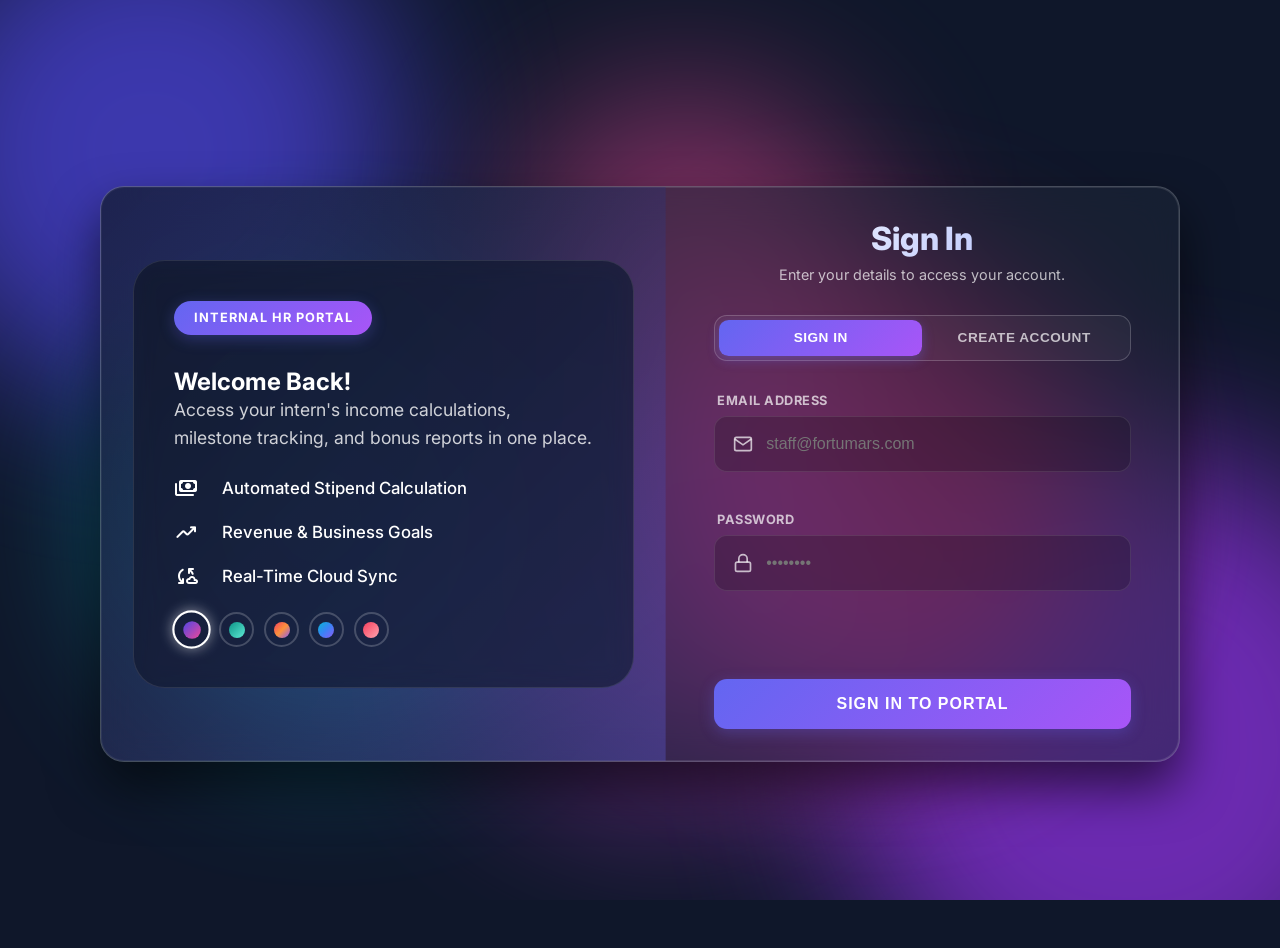
<file: login.html>
<!DOCTYPE html>
<html lang="en">

<head>
    <meta charset="UTF-8">
    <meta name="viewport" content="width=device-width, initial-scale=1.0">
    <title>Login | HR Portal</title>
    <link rel="stylesheet" href="style.css">
    <link rel="preconnect" href="https://fonts.googleapis.com">
    <link rel="preconnect" href="https://fonts.gstatic.com" crossorigin>
    <link href="https://fonts.googleapis.com/css2?family=Inter:wght@400;500;600;700;800&display=swap" rel="stylesheet">
    <link rel="stylesheet"
        href="https://fonts.googleapis.com/css2?family=Material+Symbols+Rounded:opsz,wght,FILL,GRAD@24,600,1,0" />

</head>

<body>
    <div class="bg-blobs">
        <div class="blob blob-1"></div>
        <div class="blob blob-2"></div>
        <div class="blob blob-3"></div>
        <div class="blob blob-4"></div>
        <div class="blob blob-5"></div>
        <div class="blob blob-6"></div>
    </div>

    <div class="container login-container split-login-container">

        <!-- TWO COLUMN LOGIN CARD -->
        <div class="login-card split-login-card">

            <!-- LEFT SIDE: Info & Welcome -->
            <div class="login-side-left">
                <div class="login-left-content">
                    <span class="portal-badge badge-light">Internal HR Portal</span>
                    <h2 class="welcome-title">Welcome Back!</h2>
                    <p class="welcome-subtext">Access your intern's income calculations, milestone tracking, and bonus
                        reports in one place.</p>

                    <div class="feature-list">
                        <div class="feature-item">
                            <span class="feature-icon material-symbols-rounded">payments</span>
                            <span>Automated Stipend Calculation</span>
                        </div>
                        <div class="feature-item">
                            <span class="feature-icon material-symbols-rounded">trending_up</span>
                            <span>Revenue & Business Goals</span>
                        </div>
                        <div class="feature-item">
                            <span class="feature-icon material-symbols-rounded">cloud_sync</span>
                            <span>Real-Time Cloud Sync</span>
                        </div>
                    </div>

                    <!-- Theme Switcher -->
                    <div class="login-theme-switcher">
                        <button class="login-theme-btn" data-theme="classic" title="Classic">
                            <span class="bg-classic"></span>
                        </button>
                        <button class="login-theme-btn" data-theme="ocean" title="Emerald">
                            <span class="bg-ocean"></span>
                        </button>
                        <button class="login-theme-btn" data-theme="gradient" title="Vibrant">
                            <span class="bg-gradient"></span>
                        </button>
                        <button class="login-theme-btn" data-theme="aurora" title="Aurora">
                            <span class="bg-aurora"></span>
                        </button>
                        <button class="login-theme-btn" data-theme="midnight" title="Midnight Rose">
                            <span class="bg-midnight"></span>
                        </button>
                    </div>
                </div>

                <!-- Optional decorative element or image space at the bottom -->
            </div>

            <!-- RIGHT SIDE: Auth Form -->
            <div class="login-side-right">
                <div class="login-header">
                    <h2>Sign In</h2>
                    <p>Enter your details to access your account.</p>
                </div>

                <!-- Tabs -->
                <div class="auth-tabs">
                    <button class="auth-tab active" id="signinTab">Sign In</button>
                    <button class="auth-tab" id="signupTab">Create Account</button>
                </div>

                <!-- Sign In Form -->
                <form id="signinForm" class="login-form">
                    <div class="form-group">
                        <label for="signinEmail">Email Address</label>
                        <div class="input-with-icon">
                            <svg class="field-icon" viewBox="0 0 24 24" fill="none" stroke="currentColor"
                                stroke-width="2">
                                <path d="M4 4h16c1.1 0 2 .9 2 2v12c0 1.1-.9 2-2 2H4c-1.1 0-2-.9-2-2V6c0-1.1.9-2 2-2z" />
                                <polyline points="22,6 12,13 2,6" />
                            </svg>
                            <input type="email" id="signinEmail" placeholder="staff@fortumars.com" required>
                        </div>
                    </div>
                    <div class="form-group">
                        <label for="signinPassword">Password</label>
                        <div class="input-with-icon">
                            <svg class="field-icon" viewBox="0 0 24 24" fill="none" stroke="currentColor"
                                stroke-width="2">
                                <rect x="3" y="11" width="18" height="11" rx="2" ry="2" />
                                <path d="M7 11V7a5 5 0 0 1 10 0v4" />
                            </svg>
                            <input type="password" id="signinPassword" placeholder="••••••••" required>
                        </div>
                    </div>
                    <div id="signinError" class="error-text"></div>
                    <button type="submit" class="login-btn">Sign In To Portal</button>
                </form>

                <!-- Sign Up Form -->
                <form id="signupForm" class="login-form hidden">
                    <div class="form-group">
                        <label for="signupName">Full Name</label>
                        <div class="input-with-icon">
                            <svg class="field-icon" viewBox="0 0 24 24" fill="none" stroke="currentColor"
                                stroke-width="2">
                                <path d="M20 21v-2a4 4 0 0 0-4-4H8a4 4 0 0 0-4 4v2" />
                                <circle cx="12" cy="7" r="4" />
                            </svg>
                            <input type="text" id="signupName" placeholder="Enter your full name" required>
                        </div>
                    </div>
                    <div class="form-group">
                        <label for="signupEmail">Email Address</label>
                        <div class="input-with-icon">
                            <svg class="field-icon" viewBox="0 0 24 24" fill="none" stroke="currentColor"
                                stroke-width="2">
                                <path d="M4 4h16c1.1 0 2 .9 2 2v12c0 1.1-.9 2-2 2H4c-1.1 0-2-.9-2-2V6c0-1.1.9-2 2-2z" />
                                <polyline points="22,6 12,13 2,6" />
                            </svg>
                            <input type="email" id="signupEmail" placeholder="staff@fortumars.com" required>
                        </div>
                    </div>
                    <div class="form-group">
                        <label for="signupPassword">Password</label>
                        <div class="input-with-icon">
                            <svg class="field-icon" viewBox="0 0 24 24" fill="none" stroke="currentColor"
                                stroke-width="2">
                                <rect x="3" y="11" width="18" height="11" rx="2" ry="2" />
                                <path d="M7 11V7a5 5 0 0 1 10 0v4" />
                            </svg>
                            <input type="password" id="signupPassword" placeholder="Min. 6 characters" required>
                        </div>
                    </div>
                    <div id="signupError" class="error-text"></div>
                    <button type="submit" class="login-btn">Create Account</button>
                </form>
            </div>

        </div>
    </div>

    <script src="login.js"></script>
    <script>
        const savedTheme = localStorage.getItem('calculator-theme') || 'classic';
        document.body.setAttribute('data-theme', savedTheme);

        // Mark active theme button
        document.querySelectorAll('.login-theme-btn').forEach(btn => {
            if (btn.dataset.theme === savedTheme) btn.classList.add('active');

            btn.addEventListener('click', () => {
                const theme = btn.dataset.theme;
                document.body.setAttribute('data-theme', theme);
                localStorage.setItem('calculator-theme', theme);
                document.querySelectorAll('.login-theme-btn').forEach(b => b.classList.remove('active'));
                btn.classList.add('active');
            });
        });
    </script>
</body>

</html>
</file>
<file: style.css>
:root {
    --glass-bg: rgba(255, 255, 255, 0.1);
    --glass-border: rgba(255, 255, 255, 0.2);
    --primary-color: #6366f1;
    --secondary-color: #10b981;
    --text-white: #ffffff;
    --text-muted: rgba(255, 255, 255, 0.7);
    --input-focus: rgba(99, 102, 241, 0.4);

    /* Default Theme (Indigo/Purple/Pink) */
    --blob-1-bg: #4f46e5;
    --blob-2-bg: #9333ea;
    --blob-3-bg: #db2777;
    --blob-4-bg: #06b6d4;
    --blob-5-bg: #ec4899;
    --blob-6-bg: #d946ef;

    --primary-btn-bg: linear-gradient(135deg, #6366f1 0%, #a855f7 100%);
    --primary-btn-hover: linear-gradient(135deg, #ec4899 0%, #d946ef 100%);
    --gold-color: #fbbf24;
}

[data-theme="ocean"] {
    --primary-color: #0d9488;
    --blob-1-bg: #0f766e;
    --blob-2-bg: #115e59;
    --blob-3-bg: #134e4a;
    --blob-4-bg: #2dd4bf;
    --blob-5-bg: #14b8a6;
    --blob-6-bg: #5eead4;

    --primary-btn-bg: linear-gradient(135deg, #0d9488 0%, #10b981 100%);
    --primary-btn-hover: linear-gradient(135deg, #115e59 0%, #0d9488 100%);
}

[data-theme="gradient"] {
    --primary-color: #f43f5e;
    --blob-1-bg: linear-gradient(135deg, #f43f5e, #fb923c);
    --blob-2-bg: linear-gradient(135deg, #8b5cf6, #d946ef);
    --blob-3-bg: linear-gradient(135deg, #3b82f6, #2dd4bf);
    --blob-4-bg: linear-gradient(135deg, #f59e0b, #ef4444);
    --blob-5-bg: linear-gradient(135deg, #10b981, #3b82f6);
    --blob-6-bg: linear-gradient(135deg, #6366f1, #a855f7);

    --primary-btn-bg: linear-gradient(135deg, #f43f5e, #fb923c);
    --primary-btn-hover: linear-gradient(135deg, #8b5cf6, #d946ef);
}

[data-theme="aurora"] {
    --primary-color: #0891b2;
    --glass-bg: rgba(255, 255, 255, 0.3);
    --glass-border: rgba(255, 255, 255, 0.5);
    --text-muted: rgba(10, 30, 60, 0.6);
    --blob-1-bg: #bae6fd;
    --blob-2-bg: #a5f3fc;
    --blob-3-bg: #67e8f9;
    --blob-4-bg: #38bdf8;
    --blob-5-bg: #c7d2fe;
    --blob-6-bg: #a5b4fc;

    --primary-btn-bg: linear-gradient(135deg, #0891b2 0%, #0284c7 100%);
    --primary-btn-hover: linear-gradient(135deg, #0e7490 0%, #075985 100%);
}

[data-theme="aurora"] body,
body[data-theme="aurora"] {
    background: #e0f7fa;
}

[data-theme="midnight"] {
    --primary-color: #f59e0b;
    --glass-bg: rgba(255, 255, 255, 0.25);
    --glass-border: rgba(255, 255, 255, 0.45);
    --text-muted: rgba(60, 30, 0, 0.6);
    --blob-1-bg: #fde68a;
    --blob-2-bg: #fcd34d;
    --blob-3-bg: #fbbf24;
    --blob-4-bg: #fdba74;
    --blob-5-bg: #fed7aa;
    --blob-6-bg: #fb923c;

    --primary-btn-bg: linear-gradient(135deg, #f59e0b 0%, #ea580c 100%);
    --primary-btn-hover: linear-gradient(135deg, #d97706 0%, #c2410c 100%);
}

[data-theme="midnight"] body,
body[data-theme="midnight"] {
    background: #fffbeb;
}

* {
    margin: 0;
    padding: 0;
    box-sizing: border-box;
}

body {
    /* Mac-specific system font stack with Inter fallback */
    font-family: 'Inter', -apple-system, BlinkMacSystemFont, "Segoe UI", Roboto, Helvetica, Arial, sans-serif;
    -webkit-font-smoothing: antialiased;
    -moz-osx-font-smoothing: grayscale;
    background: #0f172a;
    color: var(--text-white);
    min-height: 100vh;
    display: flex;
    justify-content: center;
    align-items: center;
    padding: 1.5rem 1rem;
    overflow-x: hidden;
    position: relative;
    text-rendering: optimizeLegibility;
    /* Cross-platform font smoothing */
    -webkit-font-smoothing: antialiased;
    -moz-osx-font-smoothing: grayscale;
}

/* Custom Scrollbar for Premium Feel (especially for Mac/WebKit) */
::-webkit-scrollbar {
    width: 8px;
    height: 8px;
}

::-webkit-scrollbar-track {
    background: rgba(15, 23, 42, 0.5);
}

::-webkit-scrollbar-thumb {
    background: var(--glass-border);
    border-radius: 10px;
    border: 2px solid rgba(15, 23, 42, 0.5);
}

::-webkit-scrollbar-thumb:hover {
    background: var(--primary-color);
}

/* Light theme body backgrounds */
body[data-theme="aurora"] {
    background: #dbeafe;
}

body[data-theme="midnight"] {
    background: #fef9c3;
}

/* Force login card text to stay white on light themes */
body[data-theme="aurora"] .split-login-card,
body[data-theme="aurora"] .login-left-content,
body[data-theme="aurora"] .welcome-heading,
body[data-theme="aurora"] .welcome-title,
body[data-theme="aurora"] .welcome-subtext,
body[data-theme="aurora"] .feature-item,
body[data-theme="aurora"] .feature-icon,
body[data-theme="aurora"] .login-header h2,
body[data-theme="aurora"] .login-header p,
body[data-theme="aurora"] label,
body[data-theme="aurora"] .auth-tab,
body[data-theme="aurora"] .field-icon,
body[data-theme="aurora"] .input-with-icon svg {
    color: white !important;
    stroke: white !important;
}

body[data-theme="midnight"] .split-login-card,
body[data-theme="midnight"] .login-left-content,
body[data-theme="midnight"] .welcome-heading,
body[data-theme="midnight"] .welcome-title,
body[data-theme="midnight"] .welcome-subtext,
body[data-theme="midnight"] .feature-item,
body[data-theme="midnight"] .feature-icon,
body[data-theme="midnight"] .login-header h2,
body[data-theme="midnight"] .login-header p,
body[data-theme="midnight"] label,
body[data-theme="midnight"] .auth-tab,
body[data-theme="midnight"] .field-icon,
body[data-theme="midnight"] .input-with-icon svg {
    color: white !important;
    stroke: white !important;
}



/* Animated Mesh Gradient Background */
.bg-blobs {
    position: fixed;
    top: 0;
    left: 0;
    width: 100%;
    height: 100%;
    z-index: -1;
    overflow: hidden;
    background: #0f172a;
}

.blob {
    position: absolute;
    border-radius: 50%;
    filter: blur(80px);
    opacity: 0.7;
}

.blob-1 {
    width: 500px;
    height: 500px;
    background: var(--blob-1-bg);
    top: -100px;
    left: -100px;
    animation: float1 8s infinite alternate ease-in-out;
}

.blob-2 {
    width: 600px;
    height: 600px;
    background: var(--blob-2-bg);
    bottom: -150px;
    right: -150px;
    animation: float2 10s infinite alternate-reverse ease-in-out;
}

.blob-3 {
    width: 450px;
    height: 450px;
    background: var(--blob-3-bg);
    top: 30%;
    right: 15%;
    animation: float3 6s infinite alternate ease-in-out;
}

.blob-4 {
    width: 400px;
    height: 400px;
    background: var(--blob-4-bg);
    bottom: 20%;
    left: 10%;
    animation: float1 7s infinite reverse ease-in-out;
}

.blob-5 {
    width: 350px;
    height: 350px;
    background: var(--blob-5-bg);
    /* Pink-500 */
    top: 10%;
    left: 40%;
    animation: float4 12s infinite alternate ease-in-out;
    opacity: 0.5;
}

.blob-6 {
    width: 450px;
    height: 450px;
    background: var(--blob-6-bg);
    /* Fuchsia-500 */
    bottom: 10%;
    right: 30%;
    animation: float5 15s infinite alternate-reverse ease-in-out;
    opacity: 0.4;
}

@keyframes float4 {
    0% {
        transform: translate(0, 0) scale(1.1);
    }

    50% {
        transform: translate(200px, 100px) scale(0.85);
    }

    100% {
        transform: translate(-100px, 200px) scale(1.2);
    }
}

@keyframes float5 {
    0% {
        transform: translate(0, 0) rotate(0deg);
    }

    50% {
        transform: translate(-250px, -150px) rotate(90deg);
    }

    100% {
        transform: translate(150px, 50px) rotate(180deg);
    }
}

@keyframes float1 {
    0% {
        transform: translate(0, 0) scale(1) rotate(0deg);
    }

    33% {
        transform: translate(100px, 150px) scale(1.2) rotate(45deg);
    }

    66% {
        transform: translate(-50px, 200px) scale(0.9) rotate(-30deg);
    }

    100% {
        transform: translate(50px, -50px) scale(1.1) rotate(15deg);
    }
}

@keyframes float2 {
    0% {
        transform: translate(0, 0) scale(1.1);
    }

    50% {
        transform: translate(-150px, -100px) scale(0.8);
    }

    100% {
        transform: translate(50px, 150px) scale(1.2);
    }
}

@keyframes float3 {
    0% {
        transform: translate(0, 0) scale(1);
    }

    50% {
        transform: translate(120px, -80px) scale(1.3);
    }

    100% {
        transform: translate(-80px, 40px) scale(0.9);
    }
}

.container {
    width: 100%;
    max-width: 1200px;
    position: relative;
    z-index: 1;
}

.split-layout {
    display: flex;
    align-items: center;
    justify-content: space-between;
    gap: 3rem;
    min-height: 60vh;
    width: 100%;
}

/* Welcome Section (Left) */
.welcome-section {
    flex: 1;
    text-align: left;
    animation: fadeInLeft 1s cubic-bezier(0.22, 1, 0.36, 1);
}

.portal-badge {
    background: rgba(99, 102, 241, 0.15);
    color: #a5b4fc;
    padding: 0.4rem 0.8rem;
    border-radius: 2rem;
    font-size: 0.7rem;
    font-weight: 600;
    text-transform: uppercase;
    letter-spacing: 1px;
    border: 1px solid rgba(99, 102, 241, 0.3);
    display: inline-block;
    margin-bottom: 1rem;
}

@media (max-width: 600px) {
    .portal-badge {
        font-size: 0.65rem;
        padding: 0.3rem 0.6rem;
    }
}

.welcome-section h1 {
    font-size: clamp(2.5rem, 8vw, 3.5rem);
    font-weight: 800;
    line-height: 1.1;
    margin-bottom: 1rem;
    background: linear-gradient(135deg, #fff 0%, #a5b4fc 100%);
    -webkit-background-clip: text;
    background-clip: text;
    -webkit-text-fill-color: transparent;
}

.brand-line {
    width: 50px;
    height: 4px;
    background: var(--primary-color);
    margin-bottom: 1.5rem;
    border-radius: 2px;
}

.welcome-section .description {
    font-size: 1.1rem;
    line-height: 1.5;
    color: var(--text-muted);
    margin-bottom: 2rem;
    max-width: 420px;
}

.tertiary-btn {
    background: transparent;
    border: 1px solid var(--glass-border);
    color: var(--text-white);
    padding: 0.6rem 1.5rem;
    border-radius: 0.75rem;
    font-weight: 600;
    cursor: pointer;
    transition: all 0.3s ease;
}

.tertiary-btn:hover {
    background: rgba(255, 255, 255, 0.05);
    border-color: var(--text-white);
}

/* Theme Switcher Styles */
.theme-switcher {
    display: flex;
    gap: 0.75rem;
    margin-top: 1.5rem;
}

.theme-btn {
    width: 2.5rem;
    height: 2.5rem;
    border-radius: 50%;
    border: 2px solid var(--glass-border);
    cursor: pointer;
    transition: all 0.3s cubic-bezier(0.175, 0.885, 0.32, 1.275);
    background: transparent;
    display: flex;
    align-items: center;
    justify-content: center;
    position: relative;
}

.theme-btn:hover {
    transform: scale(1.1);
    border-color: var(--text-white);
}

.theme-btn.active {
    border-color: var(--primary-color);
    box-shadow: 0 0 15px var(--primary-color);
}

.theme-btn::after {
    content: attr(data-tooltip);
    position: absolute;
    bottom: -1.75rem;
    left: 50%;
    transform: translateX(-50%);
    font-size: 0.65rem;
    color: var(--text-muted);
    opacity: 0;
    pointer-events: none;
    transition: opacity 0.3s ease;
    white-space: nowrap;
    text-transform: uppercase;
    letter-spacing: 0.5px;
}

.theme-btn:hover::after {
    opacity: 1;
}

.theme-btn span {
    width: 1rem;
    height: 1rem;
    border-radius: 50%;
}

.bg-classic {
    background: linear-gradient(135deg, #4f46e5, #ec4899);
}

.bg-ocean {
    background: linear-gradient(135deg, #0d9488, #5eead4);
}

.bg-gradient {
    background: linear-gradient(135deg, #f43f5e, #fb923c, #8b5cf6);
}

.bg-aurora {
    background: linear-gradient(135deg, #06b6d4, #3b82f6, #8b5cf6);
}

.bg-midnight {
    background: linear-gradient(135deg, #f43f5e, #fb7185, #fda4af);
}

/* === LOGIN PAGE THEME SWITCHER === */
.login-theme-switcher {
    display: flex;
    gap: 0.6rem;
    margin-top: 1.5rem;
}

.login-theme-btn {
    width: 2.2rem;
    height: 2.2rem;
    border-radius: 50%;
    border: 2px solid rgba(255, 255, 255, 0.2);
    cursor: pointer;
    background: transparent;
    display: flex;
    align-items: center;
    justify-content: center;
    transition: all 0.3s cubic-bezier(0.175, 0.885, 0.32, 1.275);
    position: relative;
}

.login-theme-btn span {
    width: 1rem;
    height: 1rem;
    border-radius: 50%;
}

.login-theme-btn:hover {
    transform: scale(1.15);
    border-color: rgba(255, 255, 255, 0.6);
}

.login-theme-btn.active {
    border-color: white;
    box-shadow: 0 0 12px rgba(255, 255, 255, 0.5);
    transform: scale(1.1);
}


.calculator-card {
    flex: 1 1 600px;
    width: 100%;
    max-width: 600px;
    background: var(--glass-bg);
    backdrop-filter: blur(20px);
    border: 1px solid var(--glass-border);
    border-radius: 2rem;
    padding: 1.5rem 2.5rem;
    box-shadow: 0 25px 50px rgba(0, 0, 0, 0.5);
    position: relative;
    max-height: fit-content;
    transform: translateY(40px);
    /* Push card downwards */
    animation: pinkGlow 6s infinite ease-in-out;
}

@media (max-width: 768px) {

    /* Body: tighter padding on phones */
    body {
        padding: 1rem 0.75rem;
        align-items: flex-start;
    }

    /* Hide the left welcome panel and hero image — too cluttered on mobile */
    .welcome-section {
        display: none !important;
    }

    .hero-graphic {
        display: none !important;
    }

    /* Stack layout and remove gap */
    .split-layout {
        flex-direction: column;
        gap: 0;
        min-height: unset;
        align-items: stretch;
    }

    /* Calculator card: full width, well padded */
    .calculator-card {
        flex: unset;
        max-width: 100%;
        width: 100%;
        padding: 1.5rem 1.25rem;
        border-radius: 1.5rem;
        transform: none;
        margin: 0 auto;
    }

    /* Result grid: single column on mobile */
    .result-grid {
        grid-template-columns: 1fr;
        gap: 0.75rem;
        margin-bottom: 1.25rem;
    }

    /* Dual inputs: stack vertically */
    .dual-inputs {
        grid-template-columns: 1fr;
    }

    /* View header sizing */
    .view-header h3 {
        font-size: 1.05rem;
    }

    /* Salary breakdown: tighter padding */
    .salary-breakdown {
        padding: 1rem;
        border-radius: 1rem;
    }

    .total-amount {
        font-size: 1.2rem;
    }

    /* Buttons */
    .primary-btn,
    .secondary-btn {
        font-size: 0.85rem;
        padding: 0.875rem;
    }

    /* Footer */
    footer {
        margin-top: 1.5rem;
        font-size: 0.78rem;
    }

    /* FAQ section */
    .faq-section {
        margin-top: 1.5rem;
        padding: 1.25rem;
        border-radius: 1.25rem;
    }

    /* Hide the login left panel (Welcome Back!) */
    .login-side-left {
        display: none !important;
    }

    /* Login card: full width, centred */
    .split-login-card {
        flex-direction: column;
        max-width: 100%;
        min-height: unset;
        border-radius: 1.25rem;
    }

    .split-login-container {
        padding: 1rem 0.75rem;
        align-items: flex-start;
        min-height: unset;
    }

    /* Auth form: comfortable padding on mobile */
    .login-side-right {
        width: 100%;
        padding: 2rem 1.5rem;
    }

    .login-header h2 {
        font-size: 1.6rem;
    }
}

@media (max-width: 600px) {
    .calculator-card {
        padding: 1.5rem 1.25rem;
        border-radius: 1.5rem;
        transform: translateY(20px);
    }
}

@keyframes pinkGlow {

    0%,
    100% {
        box-shadow: 0 25px 50px rgba(0, 0, 0, 0.5), 0 0 15px rgba(236, 72, 153, 0.2);
        border-color: var(--glass-border);
    }

    50% {
        box-shadow: 0 25px 50px rgba(0, 0, 0, 0.5), 0 0 30px rgba(236, 72, 153, 0.4);
        border-color: rgba(236, 72, 153, 0.4);
    }
}



@media print {
    body * {
        visibility: hidden;
    }

    .calculator-card,
    .calculator-card * {
        visibility: visible;
    }

    .calculator-card {
        position: absolute;
        left: 0;
        top: 0;
        width: 100%;
        transform: none;
        box-shadow: none;
        border: none;
        background: white;
        color: black;
    }

    .big-value,
    .amount,
    .total-amount {
        color: black !important;
    }

    .primary-btn,
    .secondary-btn,
    .hero-graphic,
    footer {
        display: none !important;
    }
}

/* Hero Graphic */
.hero-graphic {
    width: 100%;
    height: 120px;
    margin-bottom: 1.25rem;
    border-radius: 1.25rem;
    overflow: hidden;
    position: relative;
    box-shadow: 0 8px 16px rgba(0, 0, 0, 0.2);
}

.hero-img {
    width: 100%;
    height: 100%;
    object-fit: cover;
    opacity: 0.8;
    transition: transform 0.5s ease;
}

/* Buttons Rendering */
.secondary-btn {
    width: 100%;
    padding: 1rem;
    background: rgba(255, 255, 255, 0.03);
    border: 1px solid var(--glass-border);
    color: var(--text-white);
    border-radius: 1rem;
    cursor: pointer;
    font-weight: 700;
    font-size: 0.9rem;
    text-transform: uppercase;
    letter-spacing: 1px;
    display: flex;
    align-items: center;
    justify-content: center;
    gap: 0.75rem;
    transition: all 0.4s cubic-bezier(0.175, 0.885, 0.32, 1.275);
    backdrop-filter: blur(5px);
}

.secondary-btn:hover {
    background: rgba(255, 255, 255, 0.08);
    border-color: var(--primary-color);
    transform: translateY(-3px) scale(1.02);
    box-shadow: 0 10px 20px rgba(0, 0, 0, 0.2);
}

.btn-icon {
    width: 1.1rem;
    height: 1.1rem;
    transition: transform 0.3s ease;
}

.secondary-btn:hover .btn-icon {
    transform: translateX(-3px);
}

/* Modal System */
.modal-overlay {
    position: fixed;
    top: 0;
    left: 0;
    width: 100%;
    height: 100%;
    background: rgba(0, 0, 0, 0.7);
    backdrop-filter: blur(8px);
    display: flex;
    justify-content: center;
    align-items: center;
    z-index: 1000;
    transition: all 0.3s ease;
}

.modal-content {
    background: rgba(30, 41, 59, 0.95);
    backdrop-filter: blur(20px);
    border: 1px solid rgba(236, 72, 153, 0.3);
    /* Subtle pink border */
    border-radius: 2rem;
    padding: 2rem;
    width: 90%;
    max-width: 650px;
    /* Increased from 450px for wider readable text */
    box-shadow: 0 25px 50px rgba(0, 0, 0, 0.6), 0 0 30px rgba(236, 72, 153, 0.15);
    /* Pink glow */
    animation: modalPopPremium 0.6s cubic-bezier(0.34, 1.56, 0.64, 1);
}

.modal-header {
    display: flex;
    justify-content: space-between;
    align-items: center;
    margin-bottom: 1.5rem;
}

.modal-header h3 {
    font-size: 1.25rem;
    color: var(--primary-color);
}

.close-btn {
    background: transparent;
    border: none;
    color: var(--text-muted);
    font-size: 2rem;
    cursor: pointer;
    transition: color 0.3s;
}

.close-btn:hover {
    color: white;
}

.guideline-item {
    display: flex;
    justify-content: space-between;
    padding: 0.85rem 1rem;
    background: rgba(255, 255, 255, 0.03);
    border-radius: 1rem;
    margin-bottom: 0.5rem;
    border: 1px solid var(--glass-border);
    transition: transform 0.3s ease, background 0.3s ease;
    animation: itemSlideIn 0.5s ease-out both;
}

.guideline-item:hover {
    background: rgba(236, 72, 153, 0.1);
    transform: scale(1.02);
    border-color: rgba(236, 72, 153, 0.4);
}

.guideline-item:nth-child(1) {
    animation-delay: 0.2s;
}

.guideline-item:nth-child(2) {
    animation-delay: 0.3s;
}

.guideline-item:nth-child(3) {
    animation-delay: 0.4s;
}

.guideline-item .period {
    font-weight: 700;
    color: #a5b4fc;
}

.guideline-item .target {
    font-weight: 500;
}

.incentive-note {
    margin: 1rem 0;
    padding: 1rem;
    background: rgba(236, 72, 153, 0.05);
    border: 1px solid rgba(236, 72, 153, 0.2);
    border-radius: 1rem;
    font-size: 0.9rem;
    line-height: 1.5;
    color: rgba(255, 255, 255, 0.9);
    animation: itemSlideIn 0.5s ease-out 0.5s both;
}

.guidelines-list {
    margin: 0;
    padding-left: 1.5rem;
    list-style-type: none;
}

.guidelines-list li {
    margin-bottom: 0.6rem;
    position: relative;
    padding-left: 0.2rem;
}

.guidelines-list li::before {
    content: "📌";
    position: absolute;
    left: -1.4rem;
    top: 0;
    font-size: 0.95rem;
}

.guidelines-list li:last-child {
    margin-bottom: 0;
}

.hidden {
    display: none !important;
}

@keyframes modalPopPremium {
    0% {
        opacity: 0;
        transform: scale(0.8) translateY(40px) rotate(-2deg);
    }

    100% {
        opacity: 1;
        transform: scale(1) translateY(0) rotate(0deg);
    }
}

@keyframes itemSlideIn {
    from {
        opacity: 0;
        transform: translateX(-20px);
    }

    to {
        opacity: 1;
        transform: translateX(0);
    }
}

/* View Management */
.view-section {
    transition: opacity 0.4s ease, transform 0.4s ease;
}

.view-section.hidden {
    display: none;
    opacity: 0;
    transform: translateX(30px);
}

.view-header {
    margin-bottom: 1.25rem;
    text-align: left;
}

.view-header h3 {
    font-size: 1.15rem;
    font-weight: 700;
    margin-bottom: 0.15rem;
    line-height: 1.3;
}

.view-header p {
    font-size: 0.85rem;
    color: var(--text-muted);
}

/* Forms Refinement */
.form-group {
    margin-bottom: 1rem;
    display: flex;
    flex-direction: column;
    gap: 0.35rem;
}

label {
    font-size: 0.75rem;
    font-weight: 500;
    color: var(--text-muted);
    text-transform: uppercase;
    letter-spacing: 0.5px;
}

input,
select {
    background: rgba(255, 255, 255, 0.05);
    border: 1px solid var(--glass-border);
    padding: 0.6rem 0.8rem;
    border-radius: 0.6rem;
    color: white;
    font-size: 0.95rem;
    transition: all 0.3s ease;
    outline: none;
    width: 100%;
}

input:focus,
select:focus {
    background: rgba(255, 255, 255, 0.1);
    border-color: var(--primary-color);
    box-shadow: 0 0 12px var(--input-focus);
}

select option {
    background: #1e293b;
    color: white;
}

.primary-btn {
    width: 100%;
    padding: 1rem;
    margin-top: 0.75rem;
    background: var(--primary-btn-bg);
    border: none;
    border-radius: 0.8rem;
    color: white;
    font-weight: 700;
    font-size: 0.95rem;
    text-transform: uppercase;
    letter-spacing: 1px;
    cursor: pointer;
    transition: all 0.3s ease;
    box-shadow: 0 4px 15px rgba(99, 102, 241, 0.3);
}

.primary-btn:hover {
    transform: translateY(-2px);
    box-shadow: 0 10px 25px rgba(236, 72, 153, 0.4);
    background: var(--primary-btn-hover);
}

.error-text {
    color: #f87171;
    font-size: 0.75rem;
    text-align: center;
    margin-top: 8px;
    min-height: 1rem;
}

.input-with-icon {
    position: relative;
    display: flex;
    align-items: center;
}

.field-icon {
    position: absolute;
    left: 0.8rem;
    width: 1.15rem;
    height: 1.15rem;
    color: var(--text-muted);
    pointer-events: none;
}

.input-with-icon input {
    padding-left: 2.5rem;
    width: 100%;
}

.dual-inputs {
    display: grid;
    grid-template-columns: repeat(auto-fit, minmax(200px, 1fr));
    gap: 0.75rem;
}

/* Results View */
.status-indicator {
    display: flex;
    align-items: flex-start;
    gap: 0.75rem;
    margin-bottom: 0.5rem;
}

.status-icon {
    font-size: 1.5rem;
    line-height: 1.2;
    flex-shrink: 0;
    display: inline-flex;
    align-items: center;
    justify-content: center;
}

.result-grid {
    display: grid;
    grid-template-columns: repeat(auto-fit, minmax(240px, 1fr));
    gap: 1.25rem;
    margin-bottom: 2rem;
}

.result-card {
    background: rgba(255, 255, 255, 0.04);
    padding: 1.25rem;
    border-radius: 1.5rem;
    border: 1px solid var(--glass-border);
    transition: all 0.3s ease;
}

.result-card:hover {
    background: rgba(255, 255, 255, 0.08);
    transform: translateY(-5px);
}

.icon-label {
    display: flex;
    align-items: center;
    gap: 0.6rem;
    margin-bottom: 0.75rem;
    font-size: 0.75rem;
    text-transform: uppercase;
    letter-spacing: 1px;
    font-weight: 600;
    color: var(--text-muted);
    line-height: 1;
}

.card-icon {
    width: 1.1rem;
    height: 1.1rem;
    opacity: 0.7;
    flex-shrink: 0;
}

.big-value {
    font-size: 1.15rem;
    font-weight: 700;
    color: var(--text-white);
}

.sub-label {
    font-size: 0.7rem;
    color: var(--text-muted);
    margin-top: 0.25rem;
}

.highlight {
    background: rgba(99, 102, 241, 0.1);
    border-color: rgba(99, 102, 241, 0.3);
}

.status-not-met {
    background: rgba(248, 113, 113, 0.1);
    color: #f87171;
    border: 1px solid rgba(248, 113, 113, 0.3);
}

.status-partial {
    background: rgba(251, 191, 36, 0.1);
    color: var(--gold-color);
    border: 1px solid rgba(251, 191, 36, 0.3);
}

.partial-success-glow {
    box-shadow: 0 0 30px rgba(251, 191, 36, 0.2);
    border-color: rgba(251, 191, 36, 0.5);
}

.status-explanation {
    background: rgba(255, 255, 255, 0.03);
    border: 1px solid var(--glass-border);
    border-radius: 1.25rem;
    padding: 1.25rem;
    margin-bottom: 2rem;
    font-size: 0.9rem;
    line-height: 1.6;
    color: var(--text-muted);
    position: relative;
    overflow: hidden;
}

.status-explanation-header {
    display: flex;
    align-items: center;
    gap: 0.5rem;
    font-weight: 700;
    font-size: 0.75rem;
    text-transform: uppercase;
    letter-spacing: 1px;
    margin-bottom: 0.5rem;
    color: var(--primary-color);
}

.status-explanation-header .header-icon {
    width: 1.25rem;
    height: 1.25rem;
}

.status-explanation.gold-text .status-explanation-header {
    color: var(--gold-color);
}

.status-explanation.gold-text {
    border-color: var(--gold-color);
    background: rgba(251, 191, 36, 0.05);
}

.status-explanation.gold-text::before {
    color: var(--gold-color);
}

/* Salary Breakdown */
.salary-breakdown {
    background: rgba(0, 0, 0, 0.2);
    border-radius: 1.5rem;
    padding: 1.5rem;
    border: 1px solid var(--glass-border);
    margin-bottom: 1.5rem;
}

.breakdown-row {
    display: flex;
    justify-content: space-between;
    margin-bottom: 0.75rem;
    color: var(--text-muted);
    font-size: 0.95rem;
}

.amount {
    font-weight: 600;
    color: var(--text-white);
}

.breakdown-total {
    border-top: 1px solid var(--glass-border);
    margin-top: 1rem;
    padding-top: 1rem;
    display: flex;
    justify-content: space-between;
    align-items: center;
}

.total-label {
    font-weight: 700;
    font-size: 1.1rem;
}

.total-amount {
    font-size: 1.5rem;
    font-weight: 800;
    color: var(--secondary-color);
}

.final-status-badge {
    padding: 1rem;
    border-radius: 1rem;
    text-align: center;
    font-weight: 700;
    margin-bottom: 1.5rem;
}

footer {
    text-align: center;
    margin-top: 3rem;
    padding: 1rem 0;
    color: var(--text-muted);
    font-size: 0.85rem;
    letter-spacing: 0.5px;
    width: 100%;
}

footer p {
    display: flex;
    align-items: center;
    justify-content: center;
    gap: 0.5rem;
}

/* Animations */
@keyframes fadeInLeft {
    from {
        opacity: 0;
        transform: translateX(-50px);
    }

    to {
        opacity: 1;
        transform: translateX(0);
    }
}

@keyframes fadeInRight {
    from {
        opacity: 0;
        transform: translateX(50px);
    }

    to {
        opacity: 1;
        transform: translateX(0);
    }
}

@keyframes fadeInUp {
    from {
        opacity: 0;
        transform: translateY(40px);
    }

    to {
        opacity: 1;
        transform: translateY(0);
    }
}

@keyframes fadeInDown {
    from {
        opacity: 0;
        transform: translateY(-40px);
    }

    to {
        opacity: 1;
        transform: translateY(0);
    }
}

/* New Mind Blowing Animations */
@keyframes shake-intense {

    0%,
    100% {
        transform: translateX(0) rotate(0deg);
    }

    10%,
    30%,
    50%,
    70%,
    90% {
        transform: translateX(-15px) rotate(-1deg);
        filter: hue-rotate(90deg) brightness(1.2);
    }

    20%,
    40%,
    60%,
    80% {
        transform: translateX(15px) rotate(1deg);
        filter: hue-rotate(-90deg) brightness(0.8);
    }
}

@keyframes glitch-overlay {
    0% {
        transform: translate(0);
    }

    20% {
        transform: translate(-5px, 5px);
    }

    40% {
        transform: translate(-5px, -5px);
    }

    60% {
        transform: translate(5px, 5px);
    }

    80% {
        transform: translate(5px, -5px);
    }

    100% {
        transform: translate(0);
    }
}

@keyframes strike-through {
    from {
        width: 0;
    }

    to {
        width: 110%;
    }
}

@keyframes desaturate {
    to {
        filter: grayscale(100%) contrast(1.2);
        opacity: 0.8;
    }
}

@keyframes pulse-red {
    0% {
        box-shadow: 0 0 0 0 rgba(248, 113, 113, 0.7);
    }

    70% {
        box-shadow: 0 0 0 20px rgba(248, 113, 113, 0);
    }

    100% {
        box-shadow: 0 0 0 0 rgba(248, 113, 113, 0);
    }
}

@keyframes vignette-pulse {
    0% {
        opacity: 0;
    }

    50% {
        opacity: 0.4;
    }

    100% {
        opacity: 0;
    }
}

@keyframes success-pop {
    0% {
        transform: scale(0.8);
        opacity: 0;
    }

    50% {
        transform: scale(1.05);
    }

    100% {
        transform: scale(1);
        opacity: 1;
    }
}

.failure-overlay {
    position: fixed;
    top: 0;
    left: 0;
    width: 100%;
    height: 100%;
    background: radial-gradient(circle, transparent 20%, rgba(248, 113, 113, 0.6) 100%);
    pointer-events: none;
    z-index: 999;
    opacity: 0;
    transition: opacity 0.3s ease;
}

.failure-overlay.active {
    animation: vignette-pulse 0.5s infinite ease-in-out, glitch-overlay 0.2s infinite;
}

.glitch-anim {
    animation: shake-intense 0.4s cubic-bezier(.36, .07, .19, .97) both;
}

.desaturate-anim {
    animation: desaturate 1s forwards;
}

.strike-through-container {
    position: relative;
    display: inline-block;
}

.strike-through-line {
    position: absolute;
    top: 50%;
    left: -5%;
    height: 4px;
    background: #ef4444;
    width: 0;
    transform: translateY(-50%) rotate(-5deg);
    border-radius: 2px;
    box-shadow: 0 0 10px rgba(239, 68, 68, 0.8);
}

.strike-through-line.active {
    animation: strike-through 0.3s ease-out forwards;
}

.success-anim {
    animation: success-pop 0.6s cubic-bezier(0.175, 0.885, 0.32, 1.275) both;
}

.status-met .status-icon {
    animation: pulse-green 2s infinite;
}

@keyframes pulse-green {
    0% {
        transform: scale(1);
    }

    50% {
        transform: scale(1.2);
    }

    100% {
        transform: scale(1);
    }
}

/* Result Card Enhancements */
.result-card.success-glow {
    box-shadow: 0 0 30px rgba(16, 185, 129, 0.2);
    border-color: rgba(16, 185, 129, 0.5);
}

.result-card.failure-glow {
    box-shadow: 0 0 30px rgba(248, 113, 113, 0.2);
    border-color: rgba(248, 113, 113, 0.5);
}

@media (max-width: 1024px) {

    /* Stack the split layout vertically at tablet width */
    .split-layout {
        flex-direction: column;
        gap: 2rem;
        align-items: center;
        padding-top: 1.5rem;
    }

    .welcome-section {
        display: flex;
        flex-direction: column;
        align-items: center;
        text-align: center;
        max-width: 600px;
        width: 100%;
    }

    .welcome-section h1 {
        font-size: clamp(2rem, 6vw, 3rem);
    }

    .welcome-section .description {
        max-width: 100%;
        font-size: 1rem;
    }

    .brand-line {
        margin: 0 auto 1.5rem;
    }

    .cta-group {
        display: flex;
        flex-wrap: wrap;
        justify-content: center;
        gap: 0.75rem;
    }

    .theme-switcher {
        justify-content: center;
        margin-top: 1rem;
    }

    .calculator-card {
        flex: 0 0 auto;
        width: 100%;
        max-width: 600px;
        transform: none;
    }
}

@media (max-width: 600px) {
    .welcome-section h1 {
        font-size: clamp(1.8rem, 7vw, 2.2rem);
    }

    .dual-inputs,
    .result-grid {
        grid-template-columns: 1fr;
    }

    .total-amount {
        font-size: 1.2rem;
    }

    .welcome-section .description {
        font-size: 0.95rem;
    }

    .faq-section {
        padding: 1.25rem;
        margin-top: 1.5rem;
    }

    .faq-header h2 {
        font-size: 1.6rem;
    }

    /* Modal: full-width friendly on small screens */
    .modal-content {
        width: 95%;
        padding: 1.25rem;
        border-radius: 1.25rem;
    }

    /* Status explanation: compact */
    .status-explanation {
        padding: 1rem;
        font-size: 0.85rem;
    }

    /* Result card big value: smaller font */
    .big-value {
        font-size: 1rem;
    }
}

/* ── Small phones (≤ 400px) ── */
@media (max-width: 400px) {
    body {
        padding: 0.75rem 0.5rem;
    }

    .calculator-card {
        padding: 1.25rem 1rem;
        border-radius: 1rem;
    }

    .primary-btn,
    .secondary-btn {
        font-size: 0.8rem;
        padding: 0.75rem;
        letter-spacing: 0.5px;
    }

    .view-header h3 {
        font-size: 1rem;
    }

    .breakdown-row {
        font-size: 0.85rem;
    }

    .total-label {
        font-size: 0.95rem;
    }

    .total-amount {
        font-size: 1.1rem;
    }

    .login-side-right {
        padding: 1.5rem 1rem;
    }

    .login-header h2 {
        font-size: 1.4rem;
    }
}

/* Login Page Specifics */
.login-container {
    display: flex;
    justify-content: center;
    align-items: center;
    min-height: 80vh;
    animation: fadeIn 1s ease-out;
}

.login-card {
    flex: 0 0 500px;
    /* Increased width */
    max-width: 90%;
    background: var(--glass-bg);
    backdrop-filter: blur(35px);
    /* Increased blur for premium feel */
    border: 1px solid var(--glass-border);
    border-radius: 1.5rem;
    /* Slightly tighter radius */
    padding: 2.5rem 3rem;
    /* Reduced top/bottom padding, increased side padding */
    box-shadow: 0 25px 50px rgba(0, 0, 0, 0.5);
    text-align: center;
}

.login-header {
    margin-bottom: 2rem;
    /* Reduced margin */
}

.login-header h2 {
    font-size: 2rem;
    font-weight: 800;
    margin-bottom: 0.5rem;
    background: linear-gradient(135deg, #fff 0%, #a5b4fc 100%);
    -webkit-background-clip: text;
    background-clip: text;
    -webkit-text-fill-color: transparent;
}

.login-header p {
    color: var(--text-muted);
    font-size: 0.9rem;
}

.login-form {
    display: flex;
    flex-direction: column;
    gap: 1.5rem;
}

.login-btn {
    position: relative;
    z-index: 1;
    width: 100%;
    padding: 1rem;
    background: linear-gradient(135deg, #6366f1 0%, #a855f7 100%);
    border: none;
    border-radius: 0.8rem;
    color: white;
    font-weight: 700;
    font-size: 1rem;
    text-transform: uppercase;
    letter-spacing: 1px;
    cursor: pointer;
    transition: all 0.3s ease;
    box-shadow: 0 4px 15px rgba(99, 102, 241, 0.3);
}

.login-btn:hover {
    transform: translateY(-2px);
    box-shadow: 0 10px 25px rgba(99, 102, 241, 0.5);
    background: linear-gradient(135deg, #4f46e5 0%, #9333ea 100%);
}

.shake-anim {
    animation: shake 0.5s cubic-bezier(.36, .07, .19, .97) both;
}

@keyframes shake {

    10%,
    90% {
        transform: translate3d(-1px, 0, 0);
    }

    20%,
    80% {
        transform: translate3d(2px, 0, 0);
    }

    30%,
    50%,
    70% {
        transform: translate3d(-4px, 0, 0);
    }

    40%,
    60% {
        transform: translate3d(4px, 0, 0);
    }
}

@keyframes fadeIn {
    from {
        opacity: 0;
        transform: translateY(20px);
    }

    to {
        opacity: 1;
        transform: translateY(0);
    }
}

/* Auth Tab Switcher */
.auth-tabs {
    display: flex;
    gap: 0;
    margin-bottom: 2rem;
    background: rgba(255, 255, 255, 0.04);
    border-radius: 0.8rem;
    padding: 4px;
    border: 1px solid var(--glass-border);
}

.auth-tab {
    flex: 1;
    padding: 0.65rem 1rem;
    background: transparent;
    border: none;
    color: var(--text-muted);
    font-weight: 600;
    font-size: 0.85rem;
    cursor: pointer;
    border-radius: 0.6rem;
    transition: all 0.25s ease;
    text-transform: uppercase;
    letter-spacing: 0.5px;
}

.auth-tab.active {
    background: linear-gradient(135deg, #6366f1, #a855f7);
    color: white;
    box-shadow: 0 4px 12px rgba(99, 102, 241, 0.35);
}

/* === SPLIT LOGIN LAYOUT ENHANCEMENTS === */

.split-login-container {
    min-height: 100vh;
    /* Full viewport height for centering */
    padding: 2rem;
    display: flex;
    justify-content: center;
    align-items: center;
    /* True center */
}

.split-login-card {
    display: flex;
    flex: 0 1 1100px;
    width: 100%;
    max-width: 95%;
    min-height: 500px;
    padding: 0;
    overflow: hidden;
    border-radius: 1.5rem;
    transform-style: preserve-3d;
    transition: transform 0.1s ease-out;
    background: var(--glass-bg);
    backdrop-filter: blur(20px);
    border: 1px solid var(--glass-border);
    box-shadow: 0 25px 50px rgba(0, 0, 0, 0.6), inset 0 0 0 1px rgba(255, 255, 255, 0.1);
}

/* LEFT SIDE - Info & Image */
.login-side-left {
    flex: 1.2;
    /* Give the image slightly more room */
    display: flex;
    flex-direction: column;
    justify-content: center;
    /* Center content vertically */
    padding: 2rem;
    position: relative;
    text-align: left;
    border-right: none;
}

.badge-light {
    position: relative;
    z-index: 1;
    background: linear-gradient(135deg, #6366f1 0%, #a855f7 100%);
    border: none;
    color: white;
    display: inline-block;
    margin-bottom: 2rem;
    box-shadow: 0 4px 15px rgba(99, 102, 241, 0.3);
    text-transform: uppercase;
    letter-spacing: 1px;
    font-size: 0.8rem;
    font-weight: 700;
    padding: 0.6rem 1.2rem;
    border-radius: 2rem;
    text-align: center;
    cursor: pointer;
    transition: all 0.3s ease;
}

.badge-light::before {
    content: '';
    position: absolute;
    inset: -2px;
    background: linear-gradient(135deg, #6366f1, #ec4899, #a855f7);
    border-radius: 0.9rem;
    z-index: -1;
    opacity: 0;
    transition: opacity 0.3s ease;
    filter: blur(8px);
}

.badge-light:hover::before {
    opacity: 0.7;
}

.badge-light:hover {
    transform: translateY(-2px);
    box-shadow: 0 10px 25px rgba(99, 102, 241, 0.5);
    background: linear-gradient(135deg, #4f46e5 0%, #9333ea 100%);
}

.welcome-heading {
    font-size: 2.5rem;
    font-weight: 800;
    line-height: 1.1;
    margin-bottom: 1rem;
    color: white;
    text-shadow: 0 4px 15px rgba(0, 0, 0, 0.3);
}

.welcome-subtext {
    font-size: 1.1rem;
    color: rgba(255, 255, 255, 0.8);
    line-height: 1.6;
    margin-bottom: 1.5rem;
}

.feature-list {
    display: flex;
    flex-direction: column;
    gap: 1.25rem;
}

.feature-item {
    display: flex;
    align-items: center;
    gap: 1rem;
    font-size: 1.05rem;
    color: white;
    font-weight: 500;
}

.feature-icon {
    font-size: 1.5rem;
    background: transparent;
    padding: 0;
    border-radius: 0;
    border: none;
    margin-right: 0.5rem;
    color: white;
    display: flex;
    align-items: center;
    justify-content: center;
    line-height: 1;
    transition: all 0.3s ease;
}

/* Decorative subtle grid background on left side */
.decorative-grid {
    position: absolute;
    bottom: 0;
    right: 0;
    width: 250px;
    height: 250px;
    background-image: radial-gradient(rgba(255, 255, 255, 0.2) 2px, transparent 2px);
    background-size: 20px 20px;
    opacity: 0.3;
    pointer-events: none;
    border-top-left-radius: 100%;
}


/* RIGHT SIDE - Auth Forms */
.login-side-right {
    flex: 1;
    /* Form side takes the remaining space */
    padding: 2rem 3rem;
    /* Balanced horizontal breathing room */
    display: flex;
    flex-direction: column;
    justify-content: center;
    background: transparent;
    overflow-y: auto;
    /* Just in case it gets squished vertically */
}

.login-btn::before {
    content: '';
    position: absolute;
    inset: -2px;
    background: linear-gradient(135deg, #6366f1, #ec4899, #a855f7);
    border-radius: 0.9rem;
    z-index: -1;
    opacity: 0;
    transition: opacity 0.3s ease;
    filter: blur(8px);
}

.login-btn:hover::before {
    opacity: 0.7;
}

.input-with-icon input:focus+.field-icon {
    color: var(--primary-color);
    filter: drop-shadow(0 0 5px var(--primary-color));
}

.input-with-icon input:focus {
    background: rgba(255, 255, 255, 0.1);
    box-shadow: 0 0 20px rgba(99, 102, 241, 0.2), inset 0 0 0 1px var(--primary-color);
}

/* Responsive Stacking for smaller screens */
@media (max-width: 1024px) {
    .split-login-card {
        flex-direction: column;
        flex: 0 0 auto;
        width: 100%;
        max-width: 600px;
        min-height: auto;
        border-radius: 1.5rem;
    }

    .login-side-left {
        border-right: none;
        border-bottom: 1px solid var(--glass-border);
        padding: 2rem;
        min-height: auto;
    }

    .welcome-heading {
        font-size: 2rem;
        text-align: center;
    }

    .login-left-content {
        padding: 1.5rem;
        text-align: center;
    }

    .feature-list {
        align-items: center;
        text-align: left;
    }

    .login-side-right {
        padding: 2rem;
    }

    .login-theme-switcher {
        justify-content: center;
    }
}

/* === EXCLUSIVE LOGIN BACKGROUND === */
/* Aurora / Mesh Gradient Animation (Distinct from the index page blobs) */
.login-bg {
    position: fixed;
    top: 0;
    left: 0;
    width: 100vw;
    height: 100vh;
    z-index: -1;
    overflow: hidden;
    background: linear-gradient(135deg, #0f172a, #1e1b4b, #312e81);
    /* Modern deep gradient base */
}

/* Custom blobs for login page to match environment */
.login-bg .blob {
    filter: blur(90px);
}

.login-bg .blob-1 {
    background: rgba(99, 102, 241, 0.5);
}

.login-bg .blob-2 {
    background: rgba(168, 85, 247, 0.5);
}

.login-bg .blob-3 {
    background: rgba(236, 72, 153, 0.4);
}

.login-bg .blob-4 {
    background: rgba(59, 130, 246, 0.4);
}

.login-bg .blob-5 {
    background: rgba(139, 92, 246, 0.5);
}

.login-bg .blob-6 {
    background: rgba(217, 70, 239, 0.4);
}

.aurora-mesh {
    position: absolute;
    width: 200vw;
    height: 200vh;
    top: -50%;
    left: -50%;
    background-image:
        radial-gradient(ellipse at 20% 50%, rgba(99, 102, 241, 0.4) 0%, transparent 50%),
        radial-gradient(ellipse at 80% 80%, rgba(168, 85, 247, 0.4) 0%, transparent 50%),
        radial-gradient(ellipse at 50% 10%, rgba(236, 72, 153, 0.3) 0%, transparent 50%);
    animation: rotateMesh 20s linear infinite;
    filter: blur(60px);
}

.aurora-mesh::after {
    content: '';
    position: absolute;
    inset: 0;
    background-image: url("data:image/svg+xml,%3Csvg viewBox='0 0 200 200' xmlns='http://www.w3.org/2000/svg'%3E%3Cfilter id='noiseFilter'%3E%3CfeTurbulence type='fractalNoise' baseFrequency='0.65' numOctaves='3' stitchTiles='stitch'/%3E%3C/filter%3E%3Crect width='100%25' height='100%25' filter='url(%23noiseFilter)'/%3E%3C/svg%3E");
    opacity: 0.05;
    /* Adds a grainy, premium texture to the fluid bg */
    mix-blend-mode: overlay;
}

@keyframes rotateMesh {
    0% {
        transform: rotate(0deg) scale(1);
    }

    50% {
        transform: rotate(180deg) scale(1.4);
    }

    100% {
        transform: rotate(360deg) scale(1);
    }
}

/* Dynamic Orbs */
.dynamic-orbs {
    position: absolute;
    inset: 0;
    pointer-events: none;
}

.orb {
    position: absolute;
    border-radius: 50%;
    filter: blur(40px);
    opacity: 0.6;
    animation: orbMove 15s infinite ease-in-out;
}

.orb-1 {
    width: 300px;
    height: 300px;
    background: radial-gradient(circle, rgba(99, 102, 241, 0.4), transparent);
    top: 10%;
    left: 10%;
    animation-delay: 0s;
}

.orb-2 {
    width: 400px;
    height: 400px;
    background: radial-gradient(circle, rgba(168, 85, 247, 0.4), transparent);
    bottom: 15%;
    right: 15%;
    animation-delay: -5s;
    animation-duration: 18s;
}

.orb-3 {
    width: 250px;
    height: 250px;
    background: radial-gradient(circle, rgba(236, 72, 153, 0.3), transparent);
    top: 50%;
    left: 40%;
    animation-delay: -10s;
    animation-duration: 22s;
}

@keyframes orbMove {

    0%,
    100% {
        transform: translate(0, 0) scale(1);
    }

    33% {
        transform: translate(50px, 100px) scale(1.1);
    }

    66% {
        transform: translate(-80px, 40px) scale(0.9);
    }
}

/* Adjust the login card slightly for the new dark background */
.split-login-card {
    background: rgba(30, 41, 59, 0.5);
    /* Slightly darker glass for contrast */
    box-shadow: 0 25px 50px rgba(0, 0, 0, 0.6), inset 0 0 0 1px rgba(255, 255, 255, 0.1);
}

/* Ensure the left side text pops */
.login-side-left .welcome-heading {
    text-shadow: 0 4px 20px rgba(0, 0, 0, 0.5);
}

/* === IMAGE INTEGRATION === */
.login-side-left {
    background-image: linear-gradient(135deg, rgba(15, 23, 42, 0.5), rgba(99, 102, 241, 0.3)), url('https://images.unsplash.com/photo-1556761175-5973dc0f32e7?auto=format&fit=crop&q=80') !important;
    background-size: cover !important;
    background-position: center !important;
    background-repeat: no-repeat !important;
}

.login-left-content {
    background: rgba(15, 23, 42, 0.6);
    backdrop-filter: blur(12px);
    padding: 2.5rem;
    border-radius: 2rem;
    border: 1px solid rgba(255, 255, 255, 0.1);
    transform-style: preserve-3d;
    transition: transform 0.1s ease-out;
}

/* === PREMIUM ENTRANCE ANIMATIONS === */

@keyframes slideInUp {
    from {
        opacity: 0;
        transform: translateY(30px);
    }

    to {
        opacity: 1;
        transform: translateY(0);
    }
}

@keyframes slideInRight {
    from {
        opacity: 0;
        transform: translateX(-30px);
    }

    to {
        opacity: 1;
        transform: translateX(0);
    }
}

@keyframes fadeScaleIn {
    from {
        opacity: 0;
        transform: scale(0.95);
    }

    to {
        opacity: 1;
        transform: scale(1);
    }
}

/* Base states for staggered animation */
.login-left-content {
    animation: fadeScaleIn 0.8s cubic-bezier(0.16, 1, 0.3, 1) forwards;
}

.portal-badge {
    animation: slideInUp 0.6s cubic-bezier(0.16, 1, 0.3, 1) forwards;
}

.welcome-heading {
    opacity: 0;
    animation: slideInUp 0.8s cubic-bezier(0.16, 1, 0.3, 1) forwards;
    animation-delay: 0.1s;
}

.welcome-subtext {
    opacity: 0;
    animation: slideInUp 0.8s cubic-bezier(0.16, 1, 0.3, 1) forwards;
    animation-delay: 0.2s;
}

.feature-item {
    opacity: 0;
    animation: slideInRight 0.6s cubic-bezier(0.16, 1, 0.3, 1) forwards;
}

.feature-item:nth-child(1) {
    animation-delay: 0.3s;
}

.feature-item:nth-child(2) {
    animation-delay: 0.4s;
}

.feature-item:nth-child(3) {
    animation-delay: 0.5s;
}

.login-side-right {
    opacity: 0;
    animation: fadeScaleIn 0.8s cubic-bezier(0.16, 1, 0.3, 1) forwards;
    animation-delay: 0.4s;
}

.form-group {
    opacity: 0;
    animation: slideInUp 0.6s cubic-bezier(0.16, 1, 0.3, 1) forwards;
}

.form-group:nth-child(1) {
    animation-delay: 0.6s;
}

.form-group:nth-child(2) {
    animation-delay: 0.7s;
}

.login-btn {
    opacity: 0;
    animation: slideInUp 0.6s cubic-bezier(0.16, 1, 0.3, 1) forwards;
    animation-delay: 0.8s;
}

.feature-list .feature-item {
    opacity: 0;
    animation: slideInRight 0.6s cubic-bezier(0.16, 1, 0.3, 1) forwards;
}

.feature-list .feature-item:nth-child(1) {
    animation-delay: 0.3s;
}

.feature-list .feature-item:nth-child(2) {
    animation-delay: 0.4s;
}

.feature-list .feature-item:nth-child(3) {
    animation-delay: 0.5s;
}

/* Right form animations */
.login-header {
    opacity: 0;
    animation: slideInUp 0.6s cubic-bezier(0.16, 1, 0.3, 1) forwards;
    animation-delay: 0.2s;
}

.auth-tabs {
    opacity: 0;
    animation: slideInUp 0.6s cubic-bezier(0.16, 1, 0.3, 1) forwards;
    animation-delay: 0.3s;
}

.login-form .form-group {
    opacity: 0;
    animation: slideInUp 0.6s cubic-bezier(0.16, 1, 0.3, 1) forwards;
}

.login-form .form-group:nth-child(1) {
    animation-delay: 0.4s;
}

.login-form .form-group:nth-child(2) {
    animation-delay: 0.5s;
}

.login-form .form-group:nth-child(3) {
    animation-delay: 0.6s;
}

.login-btn {
    opacity: 0;
    animation: slideInUp 0.6s cubic-bezier(0.16, 1, 0.3, 1) forwards;
    animation-delay: 0.7s;
}


/* === FORM INTERACTIVE ENHANCEMENTS === */

.form-group {
    text-align: left;
    display: flex;
    flex-direction: column;
    gap: 0.5rem;
}

.form-group label {
    font-size: 0.8rem;
    font-weight: 700;
    text-transform: uppercase;
    color: rgba(255, 255, 255, 0.7);
    letter-spacing: 0.5px;
    margin-left: 0.2rem;
}

/* === BASE INPUT STYLES FOR ALIGNMENT === */
.input-with-icon {
    position: relative;
    width: 100%;
    transition: all 0.3s ease;
}

.input-with-icon input {
    box-sizing: border-box;
    /* Crucial for vertical padding alignment */
    width: 100%;
    height: 3.5rem;
    /* Taller, premium height */
    padding: 1rem 1rem 1rem 3.2rem;
    /* Extra left padding for icon */
    border-radius: 0.8rem;
    font-size: 1rem;
    color: white;
    outline: none;
    transition: all 0.3s ease;
    border: 1px solid rgba(255, 255, 255, 0.1);
    background: rgba(0, 0, 0, 0.2);
}

.input-with-icon input:focus {
    background: rgba(0, 0, 0, 0.4);
    border-color: #818cf8;
    /* Indigo glow */
    box-shadow: 0 0 0 4px rgba(129, 140, 248, 0.15);
    /* Soft outer glow */
    transform: translateY(-1px);
}

.input-with-icon svg {
    position: absolute;
    left: 1.2rem;
    top: 50%;
    transform: translateY(-50%);
    width: 1.25rem;
    height: 1.25rem;
    pointer-events: none;
    transition: all 0.3s ease;
    color: var(--text-muted);
}

/* Fix icon glow transform so it stays vertically centered */
.input-with-icon:focus-within svg {
    color: #818cf8;
    transform: translateY(-50%) scale(1.1);
    /* Preserve vertical centering while scaling */
}

/* Hover effect on feature items */
.feature-item {
    transition: transform 0.3s ease;
    cursor: default;
}

.feature-item:hover {
    transform: translateX(10px);
}

.feature-item:hover .feature-icon {
    transform: scale(1.1) rotate(5deg);
    transition: all 0.3s ease;
}

/* =============================================
   Google Meet-Style Emoji Blast Particles
   ============================================= */
.emoji-meet-particle {
    position: fixed;
    bottom: 0;
    z-index: 9999;
    pointer-events: none;
    user-select: none;
    line-height: 1;
    animation: emojiMeetFloat var(--dur, 2.2s) cubic-bezier(0.22, 0.61, 0.36, 1) forwards;
}

@keyframes emojiMeetFloat {
    0% {
        transform: translateY(0) scale(0.3) rotate(-15deg);
        opacity: 0;
    }

    10% {
        opacity: 1;
    }

    35% {
        transform: translateY(-38vh) scale(1.6) rotate(8deg);
        opacity: 1;
    }

    50% {
        transform: translateY(-52vh) scale(1.0) rotate(-4deg);
        opacity: 1;
    }

    75% {
        transform: translateY(-72vh) scale(0.85) rotate(5deg);
        opacity: 0.7;
    }

    100% {
        transform: translateY(-92vh) scale(0.5) rotate(-10deg);
        opacity: 0;
    }
}

/* Motivational Quote Particles — same float as emojis, styled as pill badges */
.quote-meet-particle {
    position: fixed;
    bottom: 0;
    z-index: 9999;
    pointer-events: none;
    user-select: none;
    font-family: 'Inter', sans-serif;
    font-size: 0.82rem;
    font-weight: 700;
    letter-spacing: 0.4px;
    padding: 0.35rem 0.85rem;
    border-radius: 2rem;
    border: 1.5px solid;
    background: rgba(15, 23, 42, 0.8);
    backdrop-filter: blur(8px);
    white-space: nowrap;
    animation: quoteMeetFloat var(--dur, 2.4s) cubic-bezier(0.22, 0.61, 0.36, 1) forwards;
}

@keyframes quoteMeetFloat {
    0% {
        transform: translateY(0) scale(0.2) rotate(-8deg);
        opacity: 0;
    }

    12% {
        opacity: 1;
    }

    38% {
        transform: translateY(-35vh) scale(1.25) rotate(3deg);
        opacity: 1;
    }

    55% {
        transform: translateY(-50vh) scale(1.0) rotate(-2deg);
        opacity: 1;
    }

    78% {
        transform: translateY(-70vh) scale(0.85) rotate(4deg);
        opacity: 0.7;
    }

    100% {
        transform: translateY(-90vh) scale(0.6) rotate(-6deg);
        opacity: 0;
    }
}

/* =============================================
   Autofill Styles
   ============================================= */
.autofill-badge {
    display: inline-flex;
    align-items: center;
    gap: 0.4rem;
    font-size: 0.72rem;
    font-weight: 600;
    color: #34d399;
    background: rgba(52, 211, 153, 0.1);
    border: 1px solid rgba(52, 211, 153, 0.3);
    border-radius: 2rem;
    padding: 0.3rem 0.75rem;
    margin-top: 0.4rem;
    transition: opacity 0.6s ease, transform 0.6s ease;
    animation: badgeSlideIn 0.4s cubic-bezier(0.34, 1.56, 0.64, 1);
}

.autofill-badge--hide {
    opacity: 0;
    transform: translateY(-6px);
}

@keyframes badgeSlideIn {
    from {
        opacity: 0;
        transform: translateY(8px);
    }

    to {
        opacity: 1;
        transform: translateY(0);
    }
}

/* Green glow on autofilled fields */
input.autofilled,
select.autofilled {
    border-color: rgba(52, 211, 153, 0.5) !important;
    box-shadow: 0 0 10px rgba(52, 211, 153, 0.2);
    transition: border-color 0.4s ease, box-shadow 0.4s ease;
}

/* =============================================
   FAQ Section Styles
   ============================================= */
.faq-section {
    width: 100%;
    margin-top: 4rem;
    padding: 2.5rem;
    background: var(--glass-bg);
    backdrop-filter: blur(20px);
    border: 1px solid var(--glass-border);
    border-radius: 2rem;
    box-shadow: 0 25px 50px rgba(0, 0, 0, 0.5);
    color: var(--text-white);
    animation: fadeInUp 1s cubic-bezier(0.22, 1, 0.36, 1);
}

.faq-header {
    text-align: center;
    margin-bottom: 2.5rem;
}

.faq-header h2 {
    font-size: 2.2rem;
    font-weight: 800;
    margin-bottom: 0.5rem;
    background: linear-gradient(135deg, #fff 0%, #a5b4fc 100%);
    -webkit-background-clip: text;
    background-clip: text;
    -webkit-text-fill-color: transparent;
}

.faq-header p {
    color: var(--text-muted);
    font-size: 1rem;
    text-transform: uppercase;
    letter-spacing: 1.5px;
    font-weight: 600;
}

.faq-accordion {
    display: flex;
    flex-direction: column;
    gap: 1.25rem;
}

.faq-item {
    background: rgba(255, 255, 255, 0.03);
    border: 1px solid var(--glass-border);
    border-radius: 1.25rem;
    overflow: hidden;
    transition: all 0.4s cubic-bezier(0.175, 0.885, 0.32, 1.275);
}

.faq-item:hover {
    background: rgba(255, 255, 255, 0.06);
    border-color: rgba(99, 102, 241, 0.4);
    transform: translateY(-2px);
    box-shadow: 0 10px 20px rgba(0, 0, 0, 0.2);
}

.faq-question {
    width: 100%;
    background: transparent;
    border: none;
    padding: 1.5rem;
    text-align: left;
    color: var(--text-white);
    font-size: 1.1rem;
    font-weight: 600;
    cursor: pointer;
    display: flex;
    justify-content: space-between;
    align-items: center;
    transition: all 0.3s ease;
    outline: none;
}

.faq-icon {
    font-size: 1.5rem;
    font-weight: 300;
    color: var(--primary-color);
    transition: transform 0.4s cubic-bezier(0.175, 0.885, 0.32, 1.275);
    display: inline-flex;
    align-items: center;
    justify-content: center;
    width: 2rem;
    height: 2rem;
    border-radius: 50%;
    background: rgba(99, 102, 241, 0.1);
}

.faq-item.active .faq-icon {
    transform: rotate(45deg);
    color: #f87171;
    background: rgba(248, 113, 113, 0.1);
}

.faq-item.active {
    border-color: var(--primary-color);
    background: rgba(99, 102, 241, 0.05);
    box-shadow: 0 0 20px rgba(99, 102, 241, 0.15);
}

.faq-answer {
    max-height: 0;
    overflow: hidden;
    transition: max-height 0.5s cubic-bezier(0.22, 1, 0.36, 1), padding 0.5s ease, opacity 0.5s ease;
    padding: 0 1.5rem;
    opacity: 0;
    color: rgba(255, 255, 255, 0.85);
    line-height: 1.7;
    font-size: 0.95rem;
}

.faq-answer p {
    margin-bottom: 0.8rem;
}

.faq-answer ul {
    margin-bottom: 0.8rem;
    padding-left: 1.5rem;
    list-style-type: disc;
}

.faq-answer li {
    margin-bottom: 0.4rem;
}

.faq-answer strong {
    color: #a5b4fc;
    font-weight: 600;
}

.faq-item.active .faq-answer {
    padding: 0 1.5rem 1.5rem 1.5rem;
    opacity: 1;
}

/* Responsiveness for FAQ */
@media (max-width: 768px) {
    .faq-section {
        padding: 1.5rem;
        margin-top: 3rem;
        border-radius: 1.5rem;
    }

    .faq-header {
        margin-bottom: 2rem;
    }

    .faq-header h2 {
        font-size: 1.75rem;
    }

    .faq-question {
        font-size: 1rem;
        padding: 1.25rem;
    }

    .faq-answer {
        font-size: 0.9rem;
        padding: 0 1.25rem;
    }

    .faq-item.active .faq-answer {
        padding: 0 1.25rem 1.25rem 1.25rem;
    }
}
</file>
